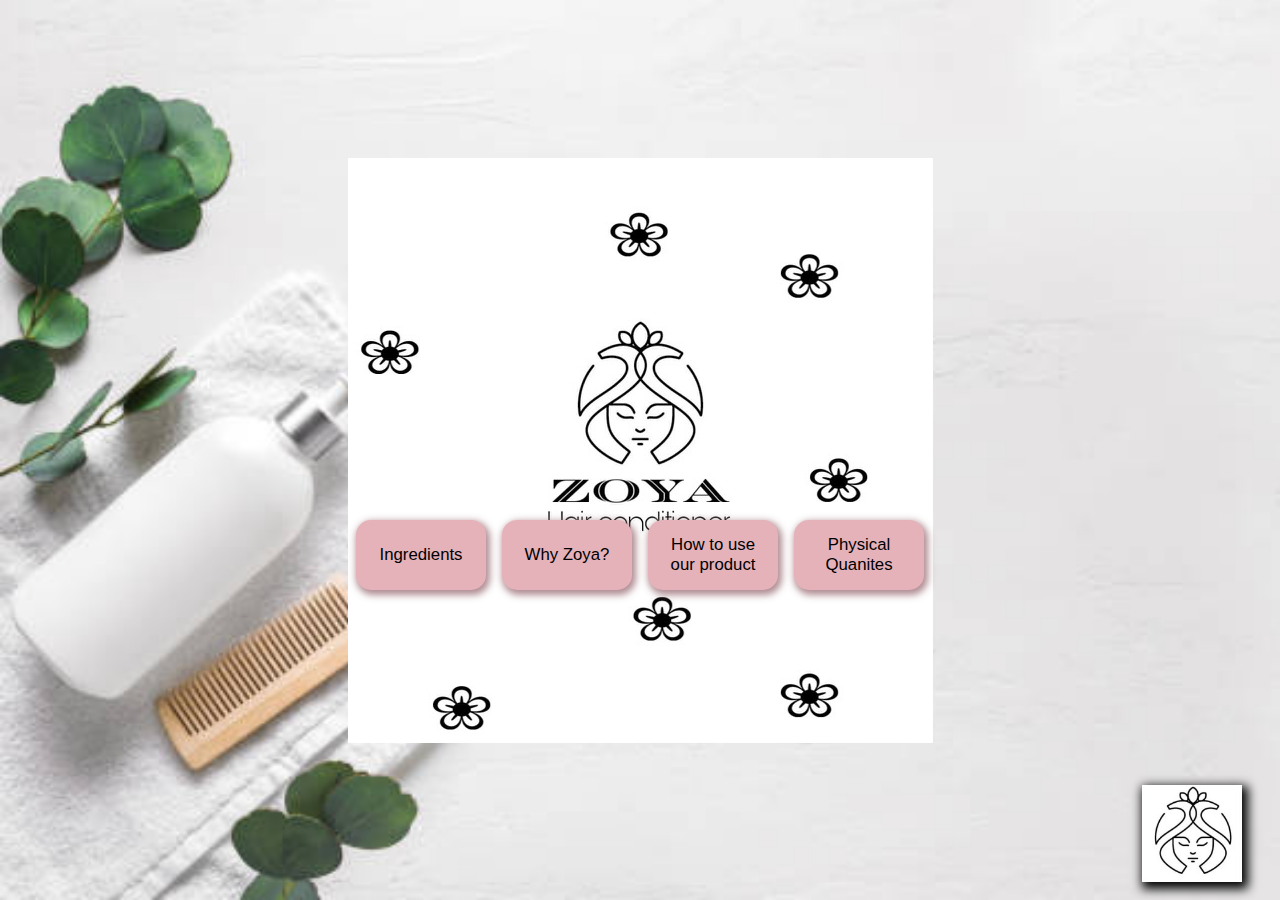
<file: index.html>
<!DOCTYPE html>
<html lang="en">
<head>
    <meta charset="UTF-8">
    <meta name="viewport" content="width=device-width, initial-scale=1">    <title>Zoya</title>
    <link rel="stylesheet" href="index.css">
</head>
<body>  
        <div class="buttons">
            <button><a href="ingredient.html">Ingredients</a></button>
            <button><a href="why.html">Why Zoya?</a></Why></button>
            <button><a href="product.html">How to use our product</a></button>
            <button><a href="physical.html">Physical Quanites</a></button>

        </div>
        <a href="index.html"><img src="Logo.jpeg" alt="" class="logo"></a>

</body>
</htm
l>
</file>
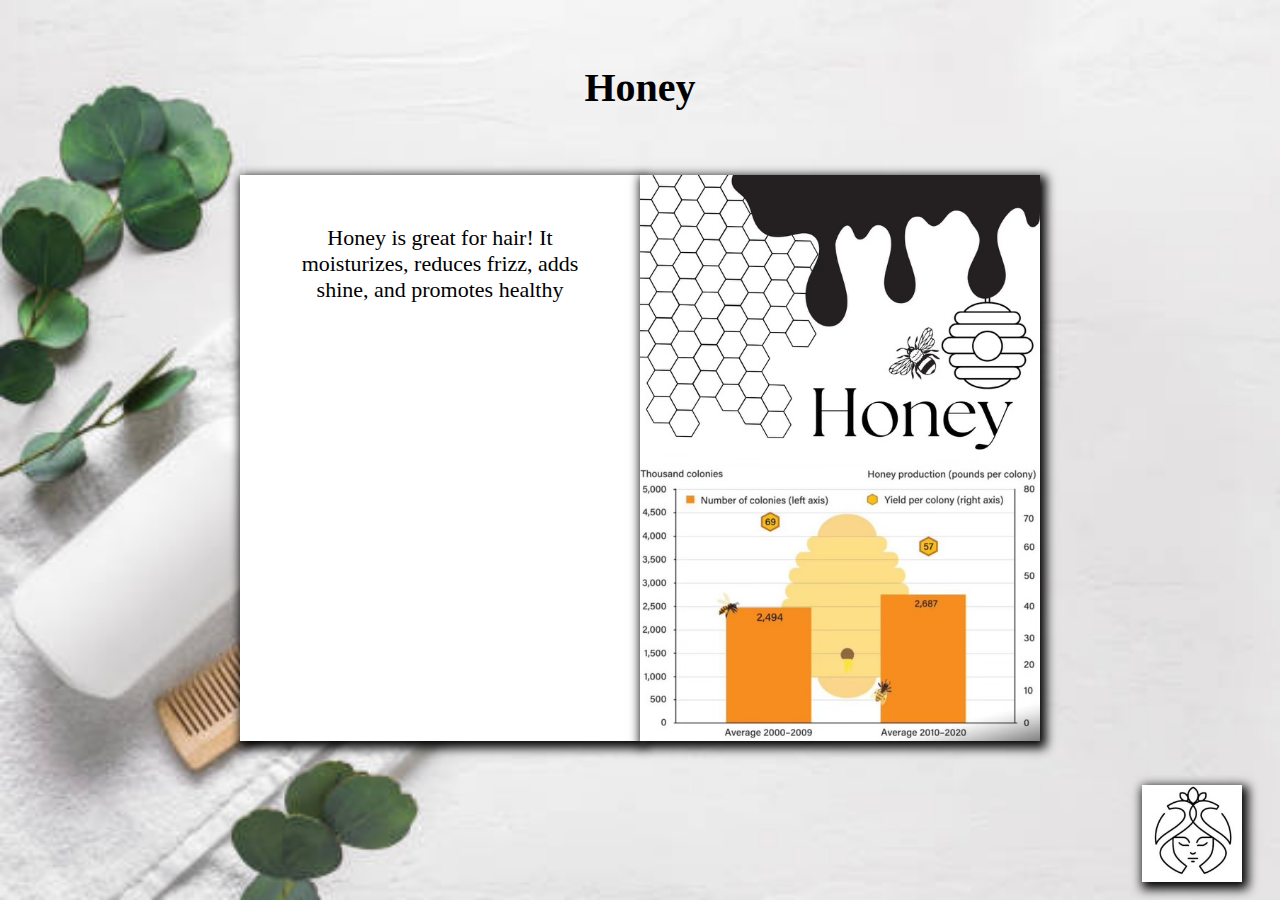
<file: honey.html>
<head>
    <meta charset="UTF-8">
    <meta name="viewport" content="width=device-width, initial-scale=1">    <title>Zoya</title>
    <link rel="stylesheet" href="honey.css">
</head>
<body>
    <h1>Honey</h1>
    <div class="info">
        <p> 
            Honey is great for hair! It moisturizes, reduces frizz, adds shine, and promotes healthy</p>
        <img src="honey.jpeg" alt="" class="honey">
    </div>

    <a href="index.html"><img src="Logo.jpeg" class="logo" alt="" href="index.html"></a>
</body>
</html>
</file>
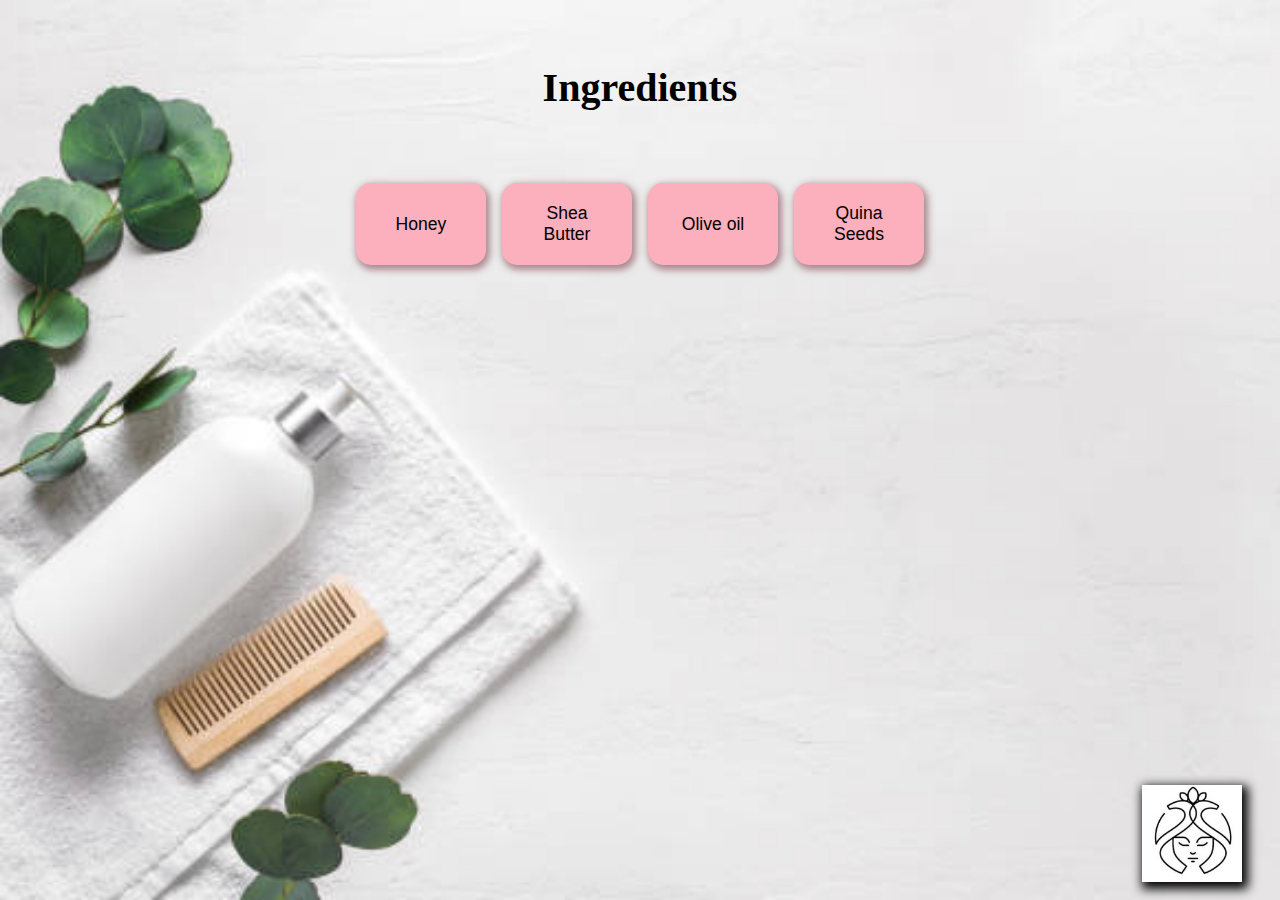
<file: ingredient.html>
<!DOCTYPE html>
<html lang="en">
<head>
    <meta charset="UTF-8">
    <meta name="viewport" content="width=device-width, initial-scale=1">    <title>Zoya</title>
    <link rel="stylesheet" href="ingredient.css">
</head>
<body>
    <h1>Ingredients</h1>
        <div class="buttons">
            <button><a href="honey.html">Honey</a></button>
            <button><a href="sheaButter.html">Shea Butter</a></button>
            <button><a href="oliveoil.html">Olive oil</a></button>
            <button><a href="quinaSeeds.html">Quina Seeds</a></button>
        </div>
        <a href="index.html"><img src="Logo.jpeg" class="logo" alt="" href="index.html"></a>
</body>
</html>
</file>
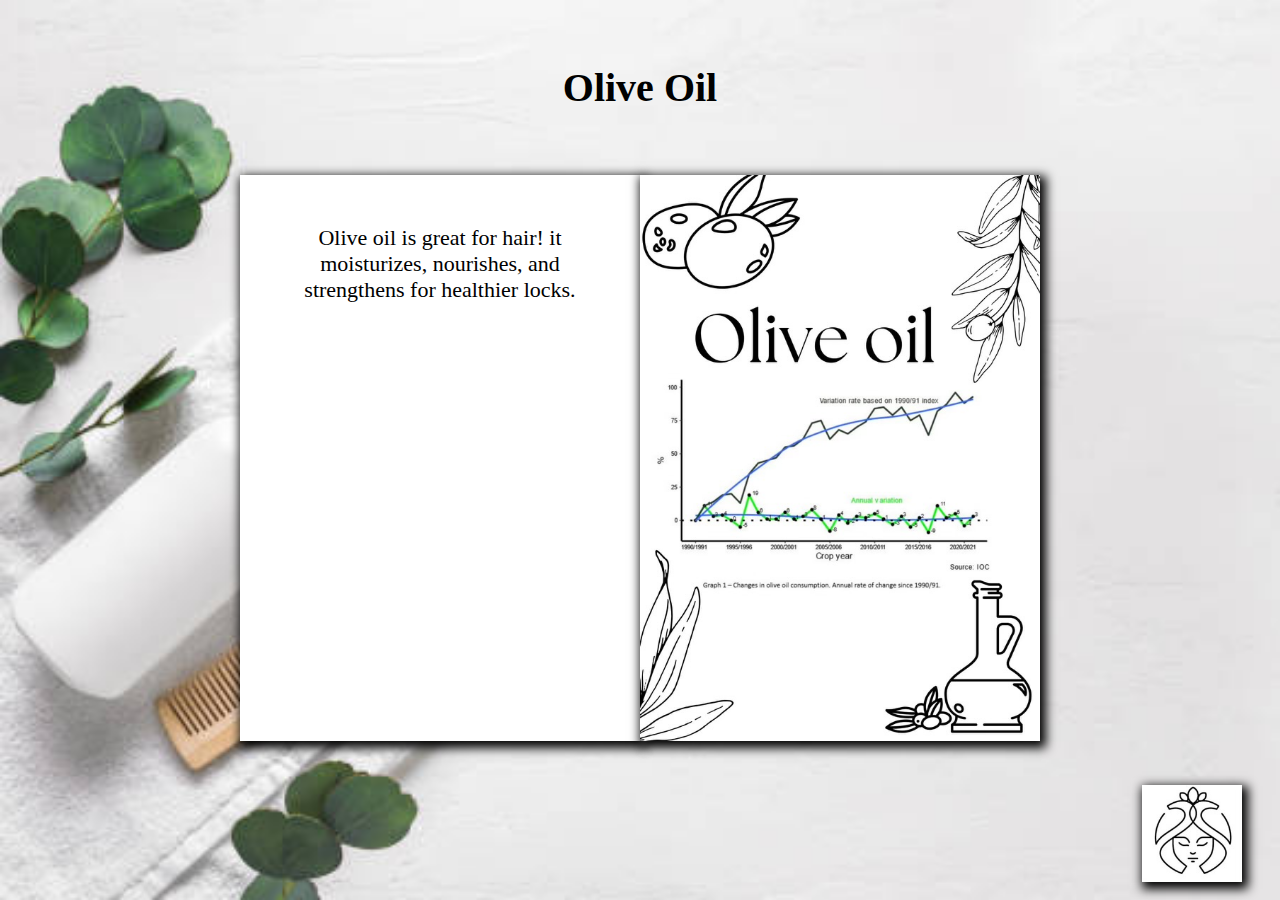
<file: oliveoil.html>
<head>
    <meta charset="UTF-8">
    <meta name="viewport" content="width=device-width, initial-scale=1">    <title>Zoya</title>
    <link rel="stylesheet" href="honey.css">
</head>
<body>
    <h1>Olive Oil</h1>
    <div class="info">
        <p> 
            Olive oil is great for hair! it moisturizes, nourishes, and strengthens for healthier locks.</p>
        <img src="oliveoil.jpeg" alt="" class="honey">
    </div>

    <a href="index.html"><img src="Logo.jpeg" class="logo" alt="" href="index.html"></a>
</body>
</html>
</file>
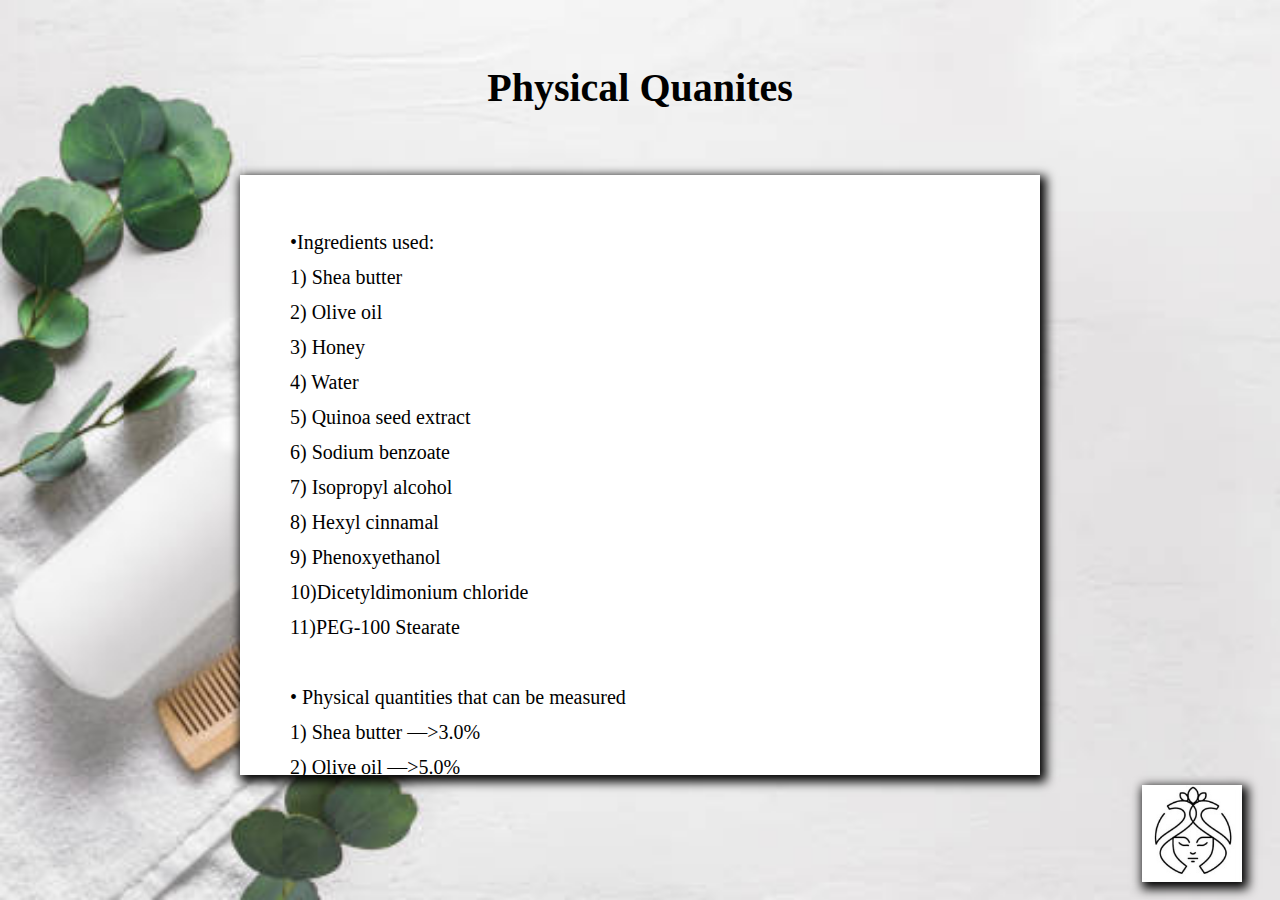
<file: physical.html>
<!DOCTYPE html>
<html lang="en">
<head>
    <meta charset="UTF-8">
    <meta name="viewport" content="width=device-width, initial-scale=1">    <title>Zoya</title>
    <link rel="stylesheet" href="physical.css">
</head>
<body>              
        <h1>Physical Quanites</h1>
        <div class="info">
            <p>•Ingredients used: <br>
                1) Shea butter <br>
                2) Olive oil <br>
                3) Honey<br>
                4) Water<br>
                5) Quinoa seed extract<br>
                6) Sodium benzoate<br>
                7) Isopropyl alcohol<br>
                8) Hexyl cinnamal<br>
                9) Phenoxyethanol<br>
                10)Dicetyldimonium chloride<br>
                11)PEG-100 Stearate<br>
                <br>
                • Physical quantities that can be measured<br>
                1) Shea butter —>3.0%<br>
                2) Olive oil —>5.0%<br>
                3) Honey —>5.0%<br>
                4) Water —>70%<br>
                5) Quinoa seed extract —> 1.0%<br>
                6) Sodium benzoate —>2.0%<br>
                7) Isopropyl alcohol —> 3.0%<br>
                8) Hexyl cinnamal —>3.0%<br>
                9) Phenoxyethanol —> 2.0%<br>
                10)Dicetyldimonium chloride —>4.0%<br>
                11)PEG-100 Stearate —>2.0%<br>
                 <br>
                • Consistency:<br>
                Conditioners have very light and runny consistency and spread more easily on your strands. When you apply a conditioner to wet hair, it breaks down very easily and spreads without any hassle.
                Additionally, since they have a lightweight texture, they do not weigh down your hair and make them easily manageable.
                 <br>
                <br>
                •How can you increase skin absorption?
                For the conditioner to show results, you must exercise a little patience. After applying your conditioner, you can wait for anywhere between two to four minutes before rinsing it out. This allows the ingredients in your conditioner to absorb into your hair and deliver maximum conditioning.
                Shampooing while necessary, robs your hair of its natural oils, leading to dryness, frizz, damage and tangled locks. This is why conditioner is an important part of haircare routines as it adds the nourishment back into your tresses. We hope this article helped to know how to get the most out of it by learning how to use conditioner.
                 <br>
                <br>
                •How does the temperature affect the product?
                When products go from hot to cold over a short period of time, it can affect the consistency of the formulas. In winter when products are shipped in colder temperatures, they can cool down which may temporarily cause them to become more viscous or thicker in consistency.</p>
        </div>
        <a href="index.html"><img src="Logo.jpeg" class="logo" alt="" href="index.html"></a>

</body>
</html>
</file>
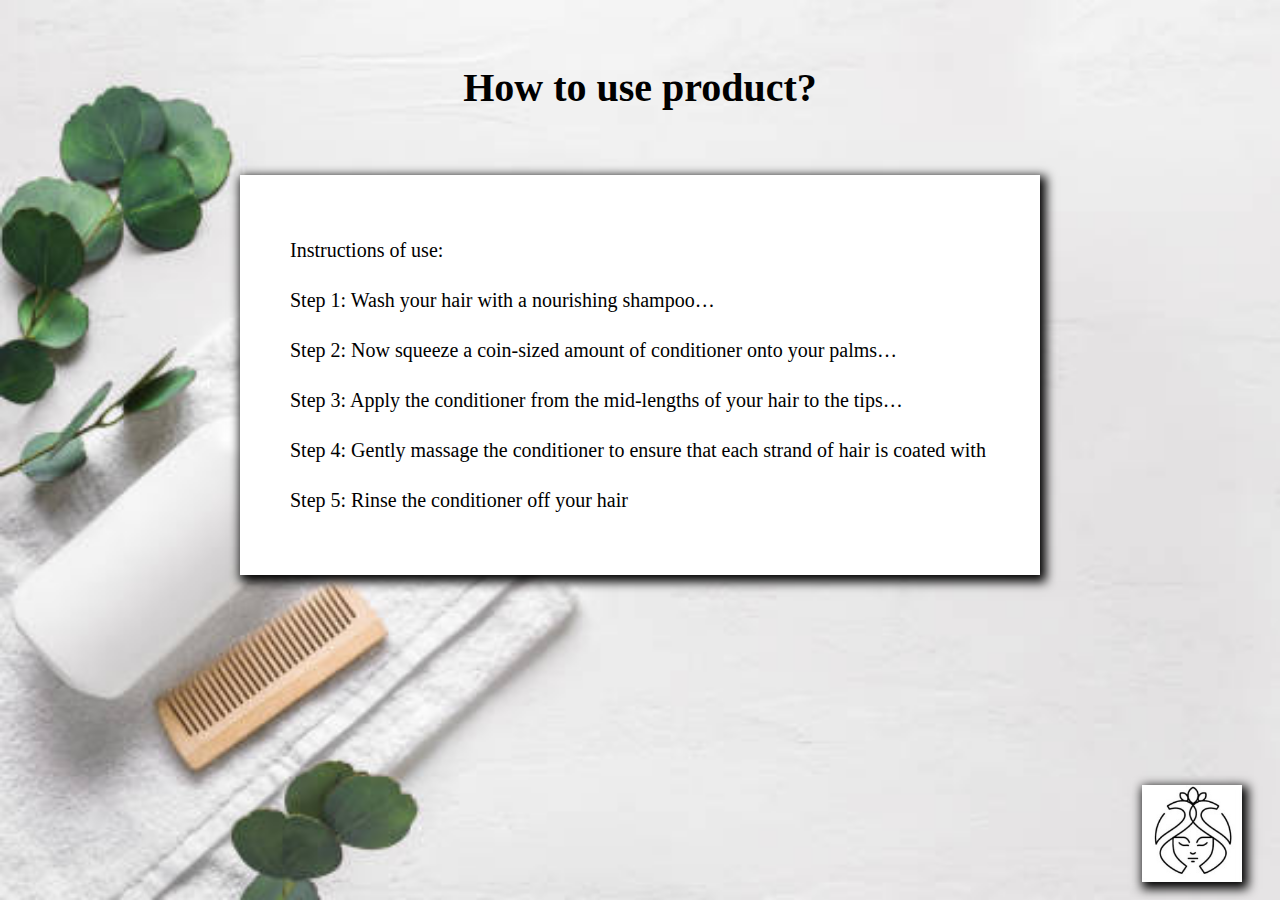
<file: product.html>
<!DOCTYPE html>
<html lang="en">
<head>
    <meta charset="UTF-8">
    <meta name="viewport" content="width=device-width, initial-scale=1">    <title>Zoya</title>
    <link rel="stylesheet" href="product.css">
</head>
<body>              
        <h1>How to use product?</h1>
        <div class="info">            <p>Instructions of use: <br> 
                Step 1: Wash your hair with a nourishing shampoo… <br>
                Step 2: Now squeeze a coin-sized amount of conditioner onto your palms… <br>
                Step 3: Apply the conditioner from the mid-lengths of your hair to the tips… <br>
                Step 4: Gently massage the conditioner to ensure that each strand of hair is coated with <br>
                Step 5: Rinse the conditioner off your hair</p>
        </div>
        <a href="index.html"><img src="Logo.jpeg" class="logo" alt="" href="index.html"></a>

</body>
</html>
</file>
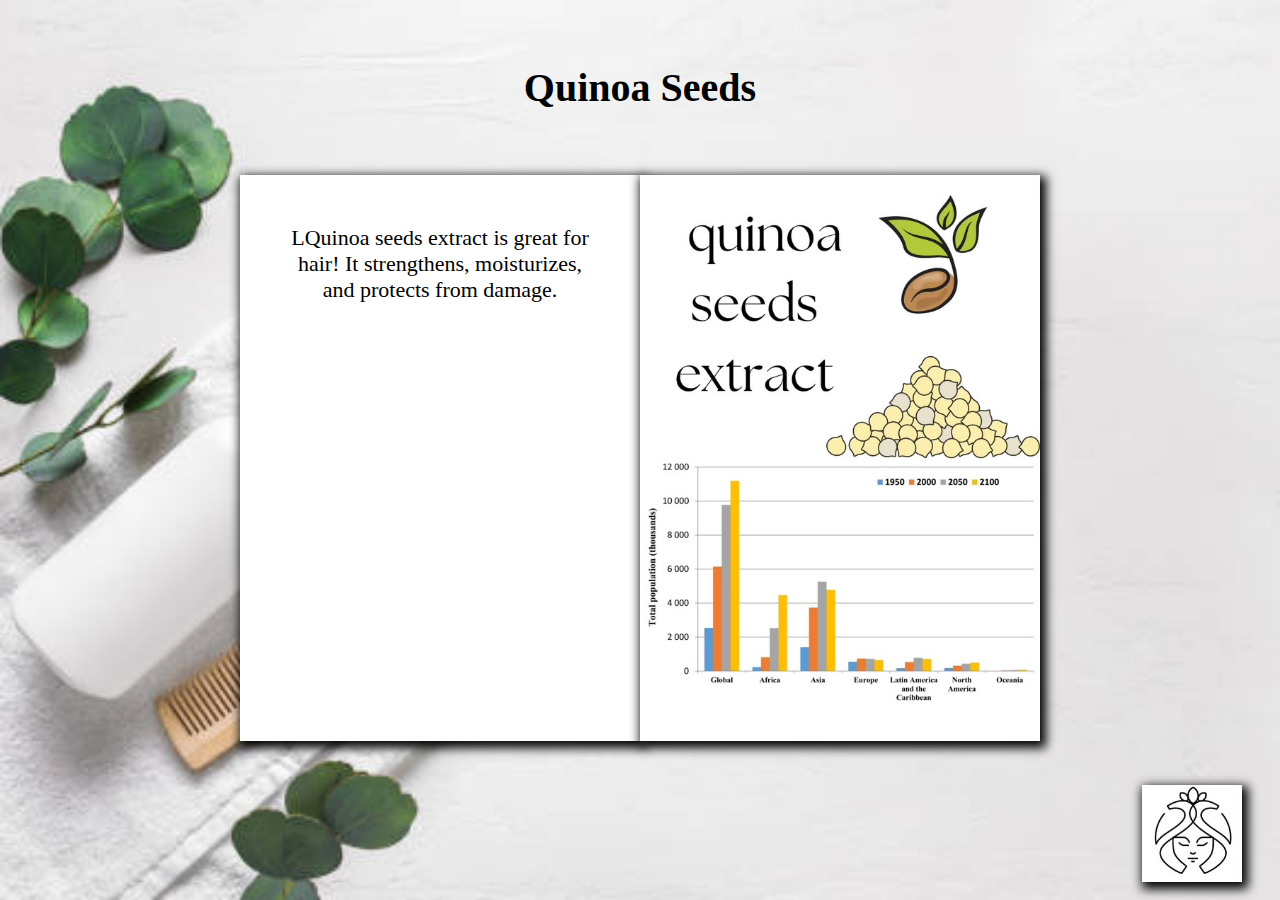
<file: quinaSeeds.html>
<head>
    <meta charset="UTF-8">
    <meta name="viewport" content="width=device-width, initial-scale=1">    <title>Zoya</title>
    <link rel="stylesheet" href="honey.css">
</head>
<body>
    <h1>Quinoa Seeds</h1>
    <div class="info">
        <p> 
         LQuinoa seeds extract is great for hair! It strengthens, moisturizes, and protects from damage.   </p>
        <img src="quinoa.jpeg" alt="" class="honey">
    </div>

    <a href="index.html"><img src="Logo.jpeg" class="logo" alt="" href="index.html"></a>
</body>
</html>
</file>
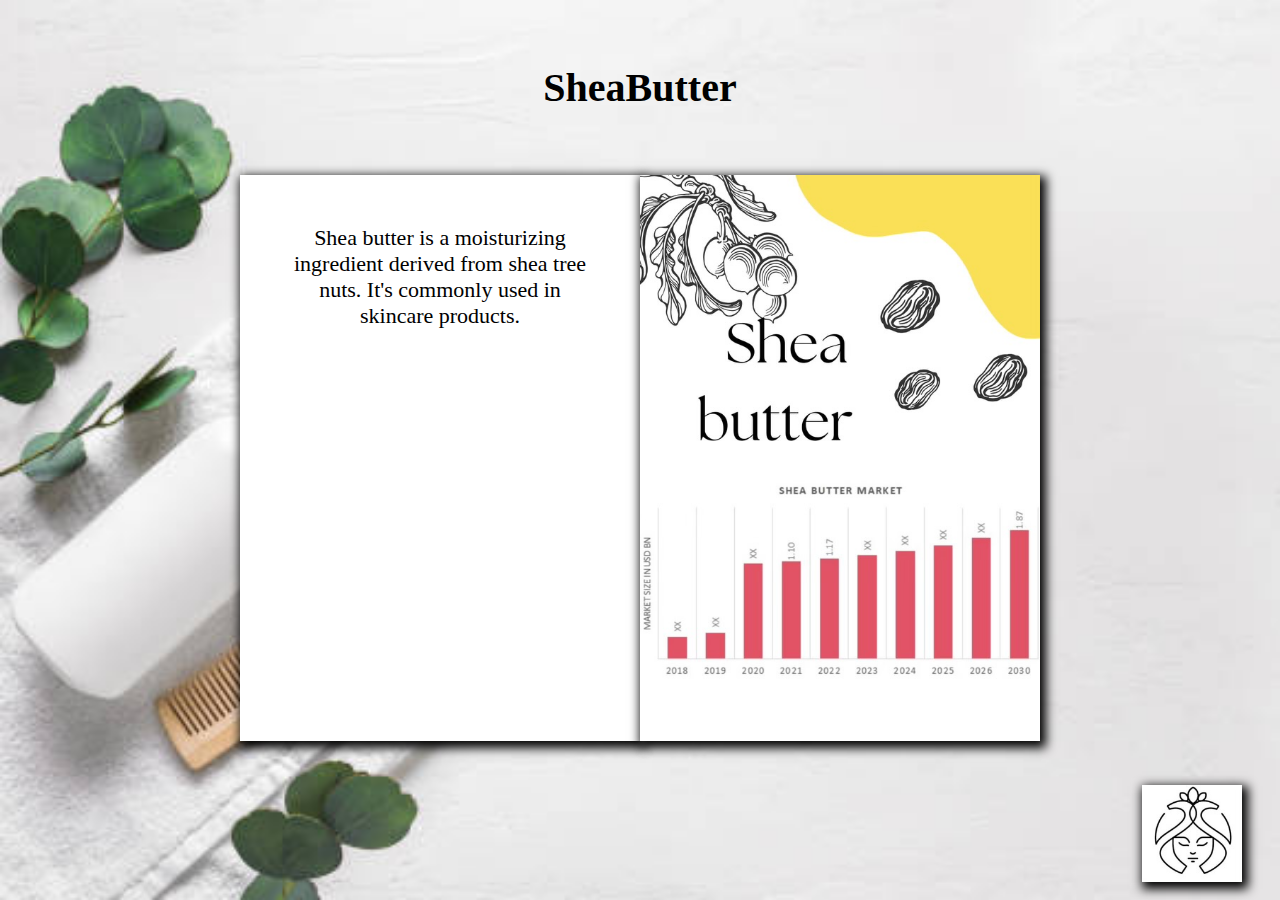
<file: sheaButter.html>
<head>
    <meta charset="UTF-8">
    <meta name="viewport" content="width=device-width, initial-scale=1">    <title>Zoya</title>
    <link rel="stylesheet" href="honey.css">
</head>
<body>
    <h1>SheaButter</h1>
    <div class="info">
        <p> 
            Shea butter is a moisturizing ingredient derived from shea tree nuts. It's commonly used in
skincare products.</p>
        <img src="sheabutter.jpeg" alt="" class="honey">
    </div>

    <a href="index.html"><img src="Logo.jpeg" class="logo" alt="" href="index.html"></a>
</body>
</html>
</file>
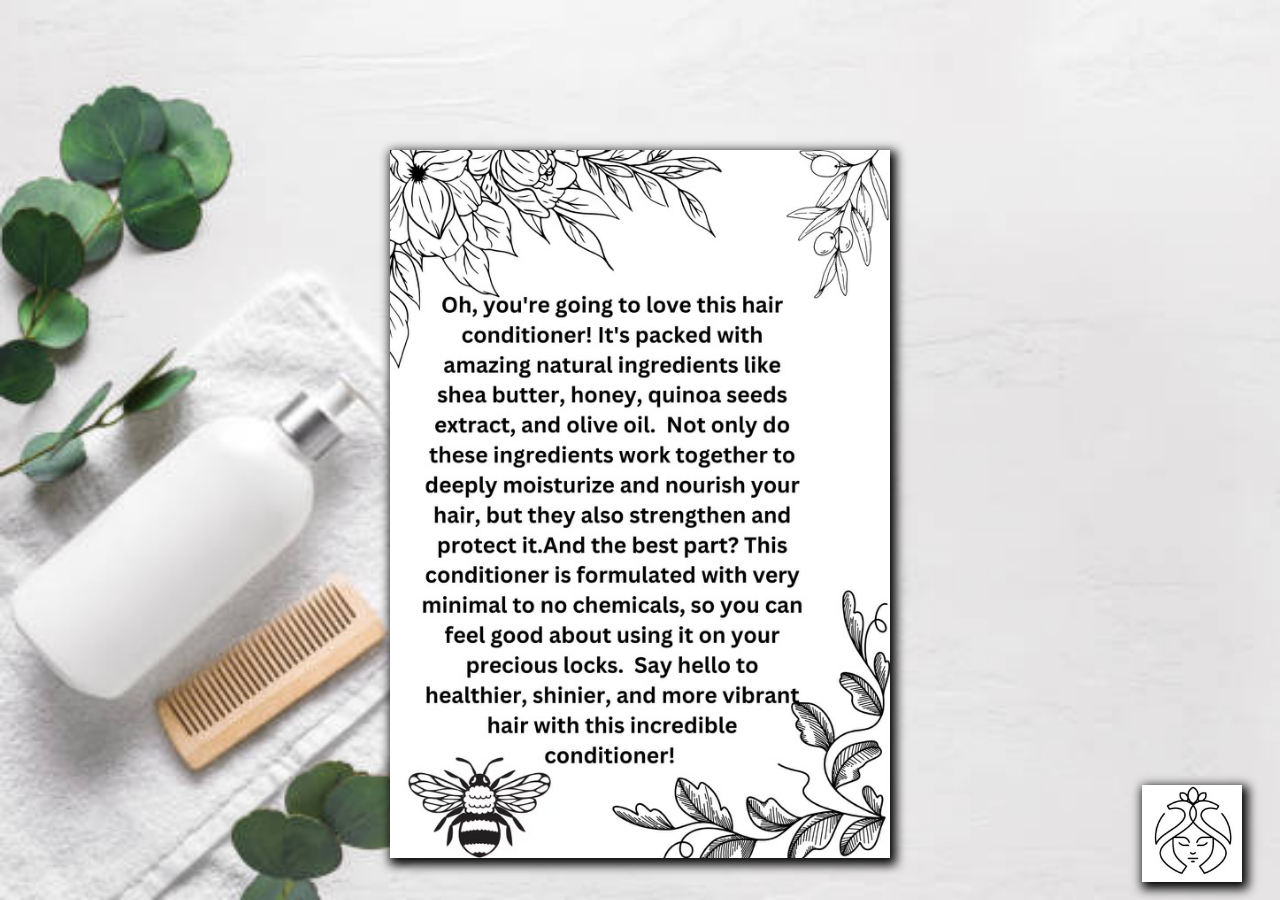
<file: why.html>
<!DOCTYPE html>
<html lang="en">
<head>
    <meta charset="UTF-8">
    <meta name="viewport" content="width=device-width, initial-scale=1">    <title>Zoya</title>
    <link rel="stylesheet" href="why.css">
</head>
<body>
    <div class="background">
        <img src="why.jpeg" alt="" class="why">
    </div>
    <a href="index.html"><img src="Logo.jpeg" alt="" class="logo"></a>
</body>
</html>
</file>
<file: index.css>
*{
    padding: 0;
    margin: 0px;
    box-sizing: border-box;

}
html{
    background-image: url("background.jpg");
    background-repeat: no-repeat;
    background-size: cover;
}
body{
    height: 100vh;
    background-size:top 80%;
    background-image: url("yoya.jpeg");    
    background-repeat: no-repeat;
    background-position: center center;
}

.buttons{   
    position: absolute;
    width: 100%;
    display: flex;
    justify-content: center;
    
    margin-top: 40%;
}


button{
    max-width: 150px;
    width: 130px;
    padding: 15px 20px;
    background-color: rgb(229, 178, 186);
    border-radius: 15px;
    border: none;
    margin: 8px;
    font-size: 1.05rem;
    cursor: pointer;
    box-shadow: 2px 3px 7px 2px rgba(150, 104, 112, 0.76);
    text-decoration: none;
}
button a {
    text-decoration: none;
    color: black;
}
button:hover{
    background-color: rgb(248, 208, 215);
}
img{
    box-shadow: 3px 4px 10px 3px black;
}
.logo{
    position: absolute;
    bottom: 2%;
    right: 3%;
    width: 100px;
}
</file>
<file: honey.css>
*{
    padding: 0;
    margin: 0px;
    box-sizing: border-box;

}
html{
    background-image: url("background.jpg");
    background-repeat: no-repeat;
    background-size: cover;
}
h1{
    display: flex;
    justify-content: center;
    padding: 5% 0;
    font-size: 40px;
}
body{
    height: 100vh;
}

.logo{
    position: absolute;
    bottom: 2%;
    right: 3%;
    width: 100px;
}
img{
    box-shadow: 3px 4px 10px 3px black;
}

.info{
    display: grid;
    justify-content: center;
    grid-template-columns: 1fr 1fr;
}
.honey{
    width: 400px;
}

.info p{
    margin-left: auto;
    text-align: center;
    font-size: 22;
    padding: 50px;
    background-color: white;
    box-shadow: 3px 4px 10px 3px black;
    width: 400px;
    vertical-align: middle;
}
</file>
<file: ingredient.css>
*{
    padding: 0;
    margin: 0px;
    box-sizing: border-box;

}
html{
    background-image: url("background.jpg");
    background-repeat: no-repeat;
    background-size: cover;
}
h1{
    display: flex;
    justify-content: center;
    padding: 5% 0;
    font-size: 40px;
}
body{
    height: 100vh;
}

.buttons{   
    position: absolute;
    width: 100%;
    display: flex;
    justify-content: center;
}


button{
    max-width: 130px;
    width: 130px;
    padding: 20px 30px;
    background-color: rgb(252, 175, 188);
    border-radius: 15px;
    border: none;
    margin: 8px;
    font-size: 1.1rem;
    cursor: pointer;
    box-shadow: 2px 3px 7px 2px rgba(150, 104, 112, 0.76);
    text-decoration: none;
    
}
button a {
    text-decoration: none;
    align-items: center;
    text-align: center;
    color: black;
}
button:hover{
    background-color: rgb(250, 201, 209);
}
.logo{
    position: absolute;
    bottom: 2%;
    right: 3%;
    width: 100px;
}
img{
    box-shadow: 3px 4px 10px 3px black;
}
</file>
<file: physical.css>
*{
    padding: 0;
    margin: 0px;
    box-sizing: border-box;

}
html{
    background-image: url("background.jpg");

    background-repeat: no-repeat;
    background-size: cover;
}
h1{
    display: flex;
    justify-content: center;
    padding: 5% 0;
    font-size: 40px;
}
body{
    height: 100vh;
}

.logo{
    position: absolute;
    bottom: 2%;
    right: 3%;
    width: 100px;
}
img{
    box-shadow: 3px 4px 10px 3px black;
}


.honey{
    width: 400px;
}

.info p{
    font-size: 20px;
    padding: 50px;
    background-color: white;
    box-shadow: 3px 4px 10px 3px black;
    width: 800px;
    height: 600px;
    line-height: 35px;
    overflow-y: auto;
}

.info{
    display: flex;
    justify-content: center;
}
</file>
<file: product.css>
*{
    padding: 0;
    margin: 0px;
    box-sizing: border-box;

}
html{
    background-image: url("background.jpg");

    background-repeat: no-repeat;
    background-size: cover;
}
h1{
    display: flex;
    justify-content: center;
    padding: 5% 0;
    font-size: 40px;
}
body{
    height: 100vh;
}

.logo{
    position: absolute;
    bottom: 2%;
    right: 3%;
    width: 100px;
}
img{
    box-shadow: 3px 4px 10px 3px black;
}


.honey{
    width: 400px;
}

.info p{
    font-size: 20px;
    padding: 50px;
    background-color: white;
    box-shadow: 3px 4px 10px 3px black;
    width: 800px;
    height: 400px;
    line-height: 50px;
}

.info{
    display: flex;
    justify-content: center;
}
</file>
<file: why.css>
*{
    padding: 0;
    margin: 0px;
    box-sizing: border-box;

}
html{
    height: 100vh;
    background-image: url("background.jpg");
    background-repeat: no-repeat;
    background-size: cover;
    position: relative;
}
.logo{
    position: absolute;
    bottom: 2%;
    right: 3%;
    width: 100px;
}
.why{
    margin: 0 auto;
    margin-top: 150px;
    display: flex;
    justify-content: center;
    width: 500px;
}
img{
    box-shadow: 3px 4px 10px 3px black;
}
</file>
